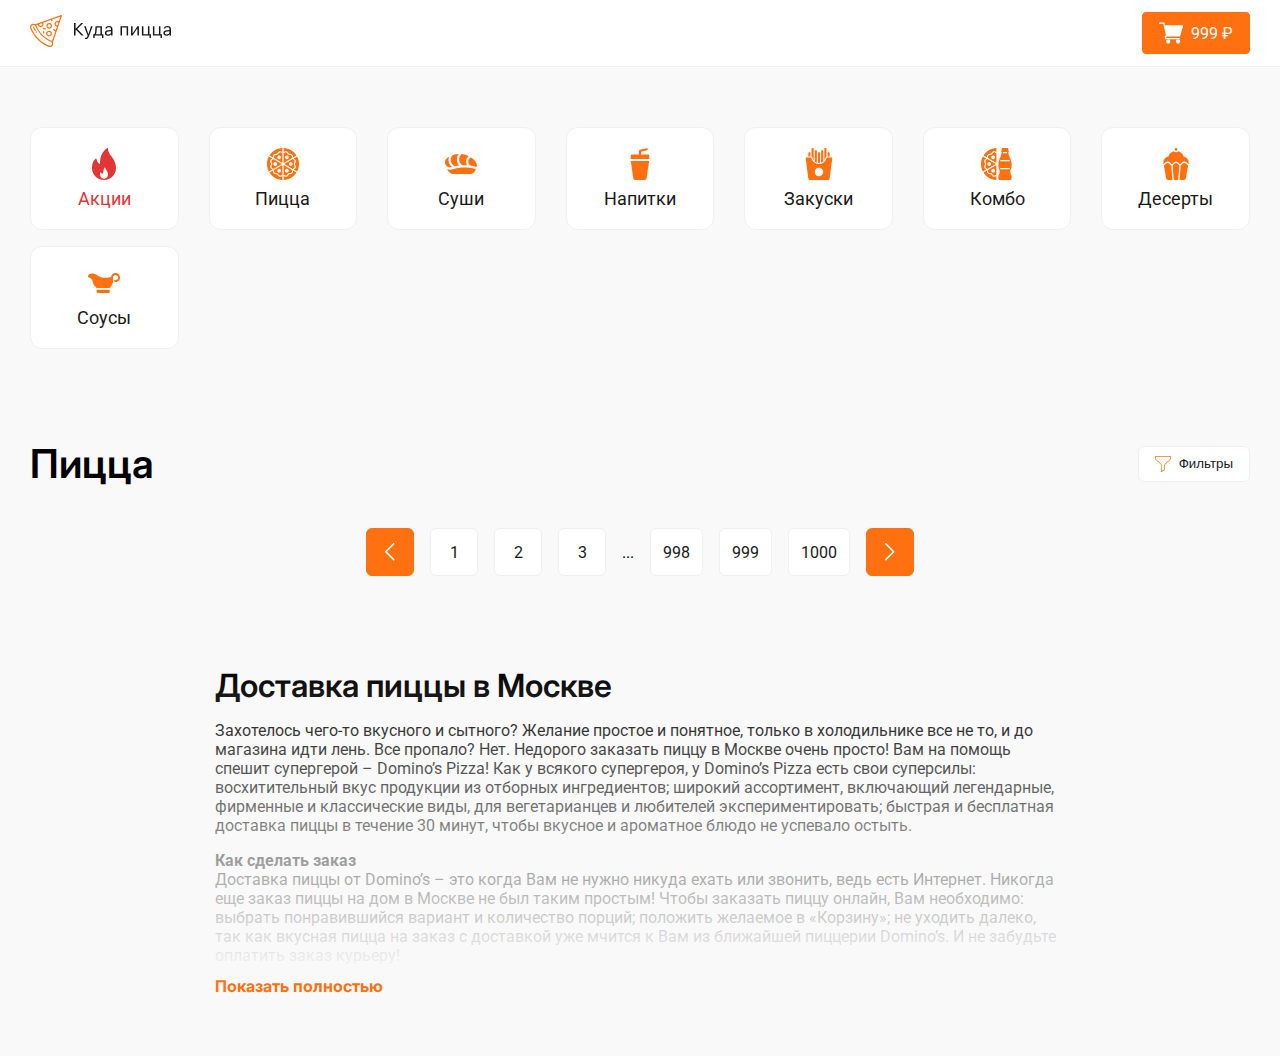
<file: index.html>
<!DOCTYPE html>
<html lang="en">

<head>
    <meta charset="UTF-8">
    <meta name="viewport" content="width=device-width, initial-scale=1.0">
    <title>Kudapizza</title>
    <link rel="stylesheet" href="main.css">
</head>

<body>
    <header class="header">
        <div class="container header__container">
            <a href="index.html" class="header__logo">
                <img src="images/logo.svg" alt="">
            </a>
            <a href="cart.html" class="header__cart-button">
                <svg width="24" height="24">
                    <use xlink:href="images/icons/sprite.svg#icon-cart" />
                </svg>
                999 ₽
            </a>
        </div>
    </header>
    <main>
        <section class="categories">
            <div class="container categories__container">
                <ul class="categories__list">
                    <!-- <li>
                        <a href="#" class="categories__link active">
                            <svg width="24" height="24">
                                <use xlink:href="images/icons/sprite.svg#icon-sale" />
                            </svg>
                            Акции
                        </a>
                    </li> -->
                </ul>
            </div>
        </section>
        <section class="catalog">
            <div class="container catalog__container">
                <div class="catalog__header">
                    <h2 class="catalog__title">Пицца</h2>
                    <button class="catalog__filter">
                        <svg width="16" height="16" viewBox="0 0 16 16" xmlns="http://www.w3.org/2000/svg">
                            <g clip-path="url(#clip0_27964_386)">
                                <path
                                    d="M6.33333 16C6.27667 16 6.22 15.986 6.16933 15.9567C6.06467 15.8973 6 15.7867 6 15.6667V8.932C6 8.646 5.87733 8.374 5.664 8.18467L0.558667 3.64933C0.204 3.33533 0 2.87933 0 2.4V1C0 0.448667 0.448667 0 1 0H15C15.5513 0 16 0.448667 16 1V2.4C16 2.87933 15.796 3.33533 15.4407 3.65L10.336 8.18533C10.1227 8.37467 10 8.64667 10 8.932V13.2887C10 13.6373 9.81467 13.966 9.51467 14.146L6.504 15.952C6.452 15.984 6.39267 16 6.33333 16V16ZM1 0.666667C0.816667 0.666667 0.666667 0.816 0.666667 1V2.4C0.666667 2.68867 0.788667 2.96267 1.00067 3.15L6.10667 7.686C6.462 8.002 6.66667 8.456 6.66667 8.932V15.078L9.172 13.5753C9.27133 13.5153 9.33333 13.4053 9.33333 13.2893V8.93267C9.33333 8.45667 9.538 8.002 9.89333 7.68667L14.9987 3.15133C15.2113 2.96267 15.3333 2.68867 15.3333 2.4V1C15.3333 0.816 15.1833 0.666667 15 0.666667H1Z" />
                            </g>
                            <defs>
                                <clipPath id="clip0_27964_386">
                                    <rect width="16" height="16" fill="white" />
                                </clipPath>
                            </defs>
                        </svg>

                        Фильтры
                    </button>
                </div>
                <div class="pagination">
                    <ul>
                        <li>
                            <a href="#" class="pagination__button pagination__button--active">
                                <svg width="18" height="18">
                                    <use xlink:href="images/icons/sprite.svg#icon-prev" />
                                </svg>
                            </a>
                        </li>
                        <li class="here"></li>
                        <!-- <li>
                            <a href="#" class="pagination__button">1</a>
                        </li>
                        <li>
                            <a href="#" class="pagination__button">2</a>
                        </li>
                        <li>
                            <a href="#" class="pagination__button">3</a>
                        </li>
                        <li>
                            <span>...</span>
                        </li>
                        <li>
                            <a href="#" class="pagination__button">103</a>
                        </li>
                        <li>
                            <a href="#" class="pagination__button">104</a>
                        </li>
                        <li>
                            <a href="#" class="pagination__button">105</a>
                        </li> -->
                        <li>
                            <a href="#" class="pagination__button pagination__button--active">
                                <svg width="18" height="18">
                                    <use xlink:href="images/icons/sprite.svg#icon-next" />
                                </svg>
                            </a>
                        </li>
                    </ul>
                </div>
            </div>
        </section>
        <section class="info">
            <div class="container container--small info__container">
                <div class="info__text">
                    <h2>Доставка пиццы в Москве</h2>
                    <p>Захотелось чего-то вкусного и сытного? Желание простое и понятное, только в холодильнике все не
                        то, и до магазина идти лень. Все пропало? Нет. Недорого заказать пиццу в Москве очень просто!
                        Вам на помощь спешит супергерой – Domino’s Pizza! Как у всякого супергероя, у Domino’s Pizza
                        есть свои суперсилы: восхитительный вкус продукции из отборных ингредиентов; широкий
                        ассортимент, включающий легендарные, фирменные и классические виды, для вегетарианцев и
                        любителей экспериментировать; быстрая и бесплатная доставка пиццы в течение 30 минут, чтобы
                        вкусное и ароматное блюдо не успевало остыть.</p>
                    <h5>Как сделать заказ</h5>
                    <p>Доставка пиццы от Domino’s – это когда Вам не нужно никуда ехать или звонить, ведь есть Интернет.
                        Никогда еще заказ пиццы на дом в Москве не был таким простым! Чтобы заказать пиццу онлайн, Вам
                        необходимо: выбрать понравившийся вариант и количество порций; положить желаемое в «Корзину»; не
                        уходить далеко, так как вкусная пицца на заказ с доставкой уже мчится к Вам из ближайшей
                        пиццерии Domino’s. И не забудьте оплатить заказ курьеру!</p>
                    <p>Захотелось чего-то вкусного и сытного? Желание простое и понятное, только в холодильнике все не
                        то, и до магазина идти лень. Все пропало? Нет. Недорого заказать пиццу в Москве очень просто!
                        Вам на помощь спешит супергерой – Domino’s Pizza! Как у всякого супергероя, у Domino’s Pizza
                        есть свои суперсилы: восхитительный вкус продукции из отборных ингредиентов; широкий
                        ассортимент, включающий легендарные, фирменные и классические виды, для вегетарианцев и
                        любителей экспериментировать; быстрая и бесплатная доставка пиццы в течение 30 минут, чтобы
                        вкусное и ароматное блюдо не успевало остыть.</p>
                    <p>Доставка пиццы от Domino’s – это когда Вам не нужно никуда ехать или звонить, ведь есть Интернет.
                        Никогда еще заказ пиццы на дом в Москве не был таким простым! Чтобы заказать пиццу онлайн, Вам
                        необходимо: выбрать понравившийся вариант и количество порций; положить желаемое в «Корзину»; не
                        уходить далеко, так как вкусная пицца на заказ с доставкой уже мчится к Вам из ближайшей
                        пиццерии Domino’s. И не забудьте оплатить заказ курьеру!</p>
                    <p>Доставка пиццы от Domino’s – это когда Вам не нужно никуда ехать или звонить, ведь есть Интернет.
                        Никогда еще заказ пиццы на дом в Москве не был таким простым! Чтобы заказать пиццу онлайн, Вам
                        необходимо: выбрать понравившийся вариант и количество порций; положить желаемое в «Корзину»; не
                        уходить далеко, так как вкусная пицца на заказ с доставкой уже мчится к Вам из ближайшей
                        пиццерии Domino’s. И не забудьте оплатить заказ курьеру!</p>
                    <p>Захотелось чего-то вкусного и сытного? Желание простое и понятное, только в холодильнике все не
                        то, и до магазина идти лень. Все пропало? Нет. Недорого заказать пиццу в Москве очень просто!
                        Вам на помощь спешит супергерой – Domino’s Pizza! Как у всякого супергероя, у Domino’s Pizza
                        есть свои суперсилы: восхитительный вкус продукции из отборных ингредиентов; широкий
                        ассортимент, включающий легендарные, фирменные и классические виды, для вегетарианцев и
                        любителей экспериментировать; быстрая и бесплатная доставка пиццы в течение 30 минут, чтобы
                        вкусное и ароматное блюдо не успевало остыть.</p>
                </div>
                <button class="info__link" data-hello="Скрыть текст">Показать полностью</button>
            </div>
        </section>
    </main>
    <div class="popup-filter">
        <div class="popup-filter__body">
            <div class="popup-filter__content">
                <div class="popup-filter__header">
                    <h2>Фильтры</h2>
                    <svg class="popup-filter__close" width="24" height="24" viewBox="0 0 24 24" fill="none"
                        xmlns="http://www.w3.org/2000/svg">
                        <g clip-path="url(#clip0_230_22549)">
                            <path fill-rule="evenodd" clip-rule="evenodd"
                                d="M1.33213 0.228557C1.02739 -0.0761858 0.5333 -0.0761858 0.228557 0.228557C-0.0761858 0.533301 -0.0761858 1.02739 0.228557 1.33213L10.8964 12L0.228564 22.6679C-0.0761791 22.9726 -0.0761791 23.4667 0.228564 23.7714C0.533307 24.0762 1.02739 24.0762 1.33214 23.7714L12 13.1036L22.6679 23.7714C22.9726 24.0762 23.4667 24.0762 23.7714 23.7714C24.0762 23.4667 24.0762 22.9726 23.7714 22.6679L13.1036 12L23.7714 1.33213C24.0762 1.02739 24.0762 0.533302 23.7714 0.228559C23.4667 -0.0761838 22.9726 -0.0761838 22.6679 0.228559L12 10.8964L1.33213 0.228557Z"
                                fill="#A5A5A5" />
                        </g>
                        <defs>
                            <clipPath id="clip0_230_22549">
                                <rect width="24" height="24" fill="white" />
                            </clipPath>
                        </defs>
                    </svg>
                </div>
                <div class="popup-filter__groups">
                    <!-- <div class="popup-filter__group">
                        <h4>Общее</h4>
                        <div class="popup-filter__checkbox">
                            <button class="active">Хит</button>
                        </div>
                    </div> -->
                </div>
            </div>
            <div class="popup-filter__buttons">
                <button class="hover">Сбросить</button>
                <button class="active">Применить</button>
            </div>
        </div>
    </div>
    <script src="script.js"></script>
</body>

</html>
</file>
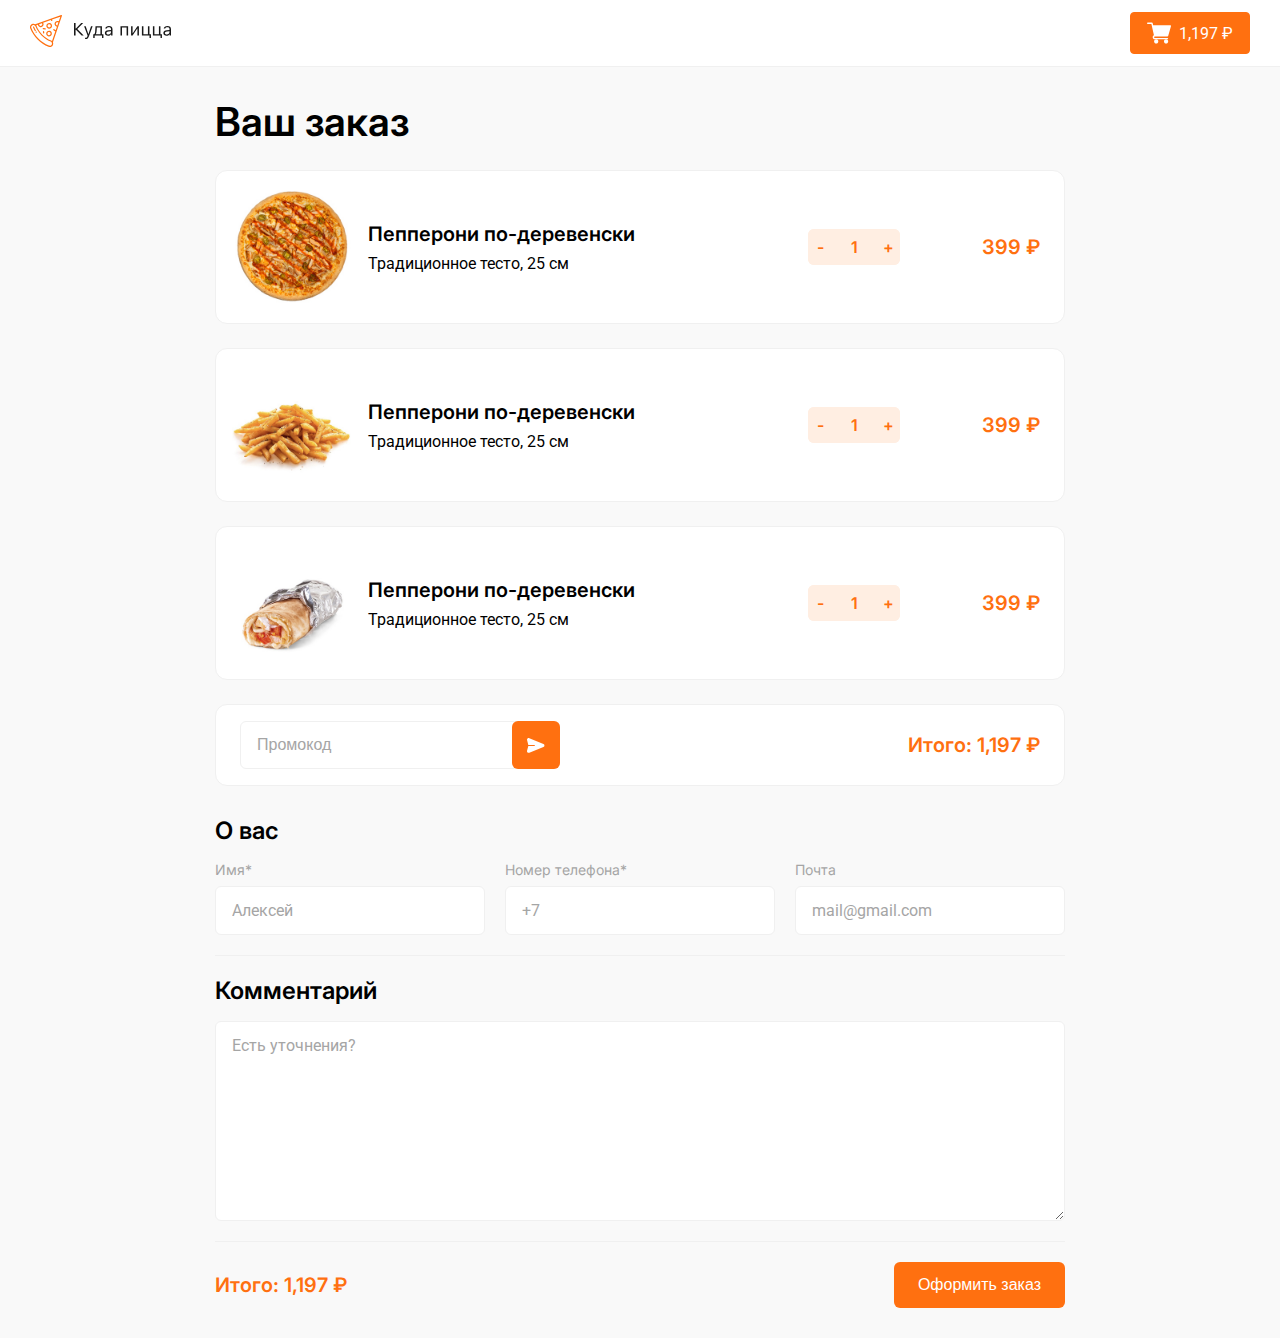
<file: cart.html>
<!DOCTYPE html>
<html lang="en">

<head>
    <meta charset="UTF-8">
    <meta name="viewport" content="width=device-width, initial-scale=1.0">
    <title>Корзина - Kudapizza</title>
    <link rel="stylesheet" href="main.css">
</head>

<body>
    <header class="header">
        <div class="container header__container">
            <a href="index.html" class="header__logo">
                <img src="images/logo.svg" alt="">
            </a>
            <a href="cart.html" class="header__cart-button">
                <svg width="24" height="24">
                    <use xlink:href="images/icons/sprite.svg#icon-cart" />
                </svg>
                <span class="cartTotalHtml">0</span>
            </a>
        </div>
    </header>
    <main>
        <section class="cart">
            <div class="container container--small cart__container">
                <h2 class="cart__title">Ваш заказ</h2>
                <div class="cart__body">
                    <div class="cart__items">
                        <!-- <div class="cart__item">
                            <div class="cart__item-about">
                                <img src="images/product-1.jpg" alt="" class="cart__item-img">
                                <div class="cart__item-info">
                                    <div class="cart__item-name">Пепперони по-деревенски</div>
                                    <div class="cart__item-desc">Традиционное тесто, 23 см</div>
                                </div>
                            </div>
                            <div class="cart__item-numbers">
                                <div class="cart__item-calc">
                                    <button class="cart__item-minus">-</button>
                                    <input type="text" value="1" class="cart__item-quantity">
                                    <button class="cart__item-plus">+</button>
                                </div>
                                <div class="cart__item-sum">399 ₽</div>
                            </div>
                        </div> -->
                    </div>
                    <div class="cart__result">
                        <div class="cart__promocode">
                            <input type="text" name="promocode" placeholder="Промокод">
                            <button class="cart__apply-promocode">
                                <svg width="18" height="15">
                                    <use xlink:href="images/icons/sprite.svg#icon-plane" />
                                </svg>
                            </button>
                        </div>
                        <div class="cart__sum">Итого: <span class="cartTotalHtml">0</span></div>
                    </div>
                </div>
            </div>
        </section>
        <section class="checkout">
            <div class="container container--small checkout__container">
                <div class="checkout__group">
                    <h3 class="checkout__title">О вас</h3>
                    <div class="checkout__inputs">
                        <div class="input-field">
                            <label for="name">Имя*</label>
                            <input type="text" name="name" id="name" required placeholder="Алексей">
                        </div>
                        <div class="input-field">
                            <label for="phone">Номер телефона*</label>
                            <input type="text" name="phone" id="phone" required placeholder="+7">
                        </div>
                        <div class="input-field">
                            <label for="email">Почта</label>
                            <input type="email" name="email" id="email" placeholder="mail@gmail.com">
                        </div>
                    </div>
                </div>
                <div class="checkout__group">
                    <h3 class="checkout__title">Комментарий</h3>
                    <div class="checkout__inputs">
                        <div class="input-field">
                            <textarea name="comment" placeholder="Есть уточнения?"></textarea>
                        </div>
                    </div>
                </div>
                <footer class="checkout__footer">
                    <div class="checkout__total">Итого: <span class="cartTotalHtml">0</span></div>
                    <button class="checkout__button">Оформить заказ</button>
                </footer>
            </div>
        </section>
    </main>
    <script src="script.js"></script>
</body>

</html>
</file>
<file: main.css>
@import url('https://fonts.googleapis.com/css2?family=Inter:ital,opsz,wght@0,14..32,100..900;1,14..32,100..900&family=Roboto:ital,wght@0,100..900;1,100..900&display=swap');

* {
    margin: 0;
    padding: 0;
    box-sizing: border-box;
    /* border: 1px solid red; */
}

:root {
    --hello: #191919;
}

body {
    font-family: 'Roboto', sans-serif;
    color: var(--color);
    background-color: #F9F9F9;
}

.info {
    margin-block: 60px;
}

.info h2 {
    font-family: 'Inter', sans-serif;
    font-size: 32px;
    font-weight: 600;
    margin-bottom: 16px;
}

.info h5 {
    font-size: 16px;
    font-weight: 700;
}

.info p {
    font-size: 16px;
    margin-bottom: 1em;
}

.container {
    width: calc(100% - 30px * 2);
    max-width: 1290px;
    margin: 0 auto;
}

.container--small {
    max-width: 850px;
}

.info__link {
    color: #FF7010;
    background: none;
    border: none;
    font-family: "Inter", sans-serif;
    font-weight: 700;
    font-size: 16px;
    cursor: pointer;
}

.info__text {
    transition: max-height 1s;
    max-height: 310px;
    overflow: hidden;
    position: relative;
}

.info__text--active {
    max-height: 1000px;
}

.info__text::after {
    width: 100%;
    height: 310px;
    opacity: 1;
    background: linear-gradient(180deg, rgba(255, 255, 255, 0) 0%, #F9F9F9 100%);
    content: "";
    position: absolute;
    top: 0;
    left: 0;
    transition: opacity 1s, height 1s;
}

.info__text--active::after {
    opacity: 0;
    height: 1000px;
}

/* Catalog */

.catalog {
    padding: 30px 0;
}

.catalog__container {
    display: flex;
    flex-direction: column;
    gap: 40px;
}

.catalog__header {
    display: flex;
    justify-content: space-between;
    align-items: center;
}

.catalog__title {
    font-family: 'Inter', sans-serif;
    font-size: 40px;
    font-weight: 600;
}

.catalog__filter {
    display: flex;
    gap: 8px;
    align-items: center;
    background-color: #fff;
    border: 1px solid #F0F0F0;
    border-radius: 6px;
    padding: 9px 16px;
    color: var(--hello);
    cursor: pointer;
    transition-duration: .3s;
    transition-property: background-color, color;
}

.catalog__filter svg {
    fill: #ff7010;
    transition: fill .3s;
}

.catalog__filter:hover {
    background-color: #FF7010;
    color: #fff
}

.catalog__filter:hover svg {
    fill: #fff;
}

/* End Catalog */

/* Popup */

.no-scroll {
    overflow: hidden;
}

.popup-filter {
    position: fixed;
    top: 0;
    left: 0;
    width: 100%;
    height: 100%;
    backdrop-filter: blur(10px) brightness(0.6);
    justify-content: end;
    display: none;
    opacity: 0;
    transition: opacity .3s;
}

.popup-filter--show {
    display: flex;
}

.popup-filter--active {
    opacity: 1;
}

.popup-filter__body {
    background-color: white;
    width: 520px;
    height: 100%;
    overflow: auto;
    transform: translateX(520px);
    transition: transform .3s;
    /* right: 0; */
    /* position: absolute; */
}

.popup-filter--active .popup-filter__body {
    transform: translateX(0px);
}

.popup-filter__content {
    padding: 32px 20px 28px;
    display: flex;
    flex-direction: column;
    gap: 20px;
}

.popup-filter__header {
    display: flex;
    justify-content: space-between;
    align-items: center;
}

.popup-filter__header h2 {
    font-family: Inter, Courier, monospace;
    font-size: 32px;
    font-weight: 600;
}

.popup-filter__groups {
    display: flex;
    flex-direction: column;
    gap: 24px;
}

.popup-filter__group {
    display: flex;
    flex-direction: column;
    gap: 12px;
}

.popup-filter__group h4 {
    font-family: 'Roboto', sans-serif;
    font-size: 16px;
    color: #A5A5A5;
    font-weight: 400;
}

.popup-filter__checkbox {
    display: flex;
    flex-wrap: wrap;
    gap: 8px;
}

.popup-filter__checkbox button,
.popup-filter__buttons button
 {
    background-color: #fff;
    color: var(--hello);
    padding: 11px 16px;
    font-size: 14px;
    font-family: 'Inter', sans-serif;
    border: 1px solid #F0F0F0;
    border-radius: 6px;
    cursor: pointer;
    transition-duration: .3s;
    transition-property: background-color, border, color;
}

.popup-filter__checkbox button:hover,
.popup-filter__buttons button:hover,
.popup-filter__buttons button.hover
 {
    color: #FF7010;
    border: 1px solid #FF7010;
}

.popup-filter__checkbox button.active,
.popup-filter__buttons button.active
{
    background-color: #FF7010;
    color: #fff;
    border: 1px solid #FF7010;
}

.popup-filter__buttons {
    display: flex;
    gap: 20px;
    padding: 12px 20px;
    border-top: 1px solid #F0F0F0;
}

.popup-filter__buttons button {
    flex-grow: 1;
}

.popup-filter__close {
    cursor: pointer;
}

/* End Popup */

/* Categories */
.categories {
    margin-block: 60px;
}

.categories__list {
    list-style: none;
    display: grid;
    grid-template-columns: repeat(auto-fill, minmax(135px, 1fr));
    gap: 16px 30px;
    font-size: 18px;
}

.categories__list li {
    flex-basis: 135px;
}

.categories__link {
    background-color: #fff;
    border: 1px solid #F0F0F0;
    border-radius: 12px;
    display: flex;
    flex-direction: column;
    justify-content: center;
    align-items: center;
    gap: 8px;
    padding-block: 20px;
    text-decoration: none;
    color: var(--hello);
    transition: border .3s;
}

.categories__link:hover {
    border-color: #ff7010;
}

.categories__link svg {
    fill: #FF7010;
    width: 32px;
    height: 32px;
}

.categories__link.active {
    color: #E23535;
}

.categories__link.active:hover {
    border-color: #E23535;
}

.categories__link.active svg {
    fill: #E23535;
}

/* End Categories */

/* Pagination */

.pagination {
    display: flex;
    justify-content: center;
}

.pagination ul {
    list-style: none;
    display: flex;
    justify-content: center;
    align-items: center;
    flex-wrap: wrap;
    gap: 16px;
}

.pagination__button {
    border-radius: 6px;
    text-decoration: none;
    color: var(--hello);
    background-color: #fff;
    border: 1px solid #F0F0F0;
    display: flex;
    justify-content: center;
    align-items: center;
    height: 48px;
    min-width: 48px;
    padding-inline: 12px;
    transition-duration: .3s;
    transition-property: background-color, border;
}

.pagination__button:hover {
    border: 1px solid #ff7010;
}

.pagination__button svg {
    fill: #fff;
}

.pagination__button--active {
    background-color: #FF7010;
    color: #fff;
    border: 1px solid #FF7010;
}

.pagination__button--active:hover {
    background-color: #ff7f2a;
}

/* End Pagination */

/* Cart */

.cart {
    margin: 30px 0;
}

.cart__title {
    font-family: 'Inter', sans-serif;
    font-size: 40px;
    font-weight: 600;
}

.cart__container {
    display: flex;
    flex-direction: column;
    gap: 24px;
}

.cart__body, .cart__items {
    display: flex;
    flex-direction: column;
    gap: 24px;
}

.cart__result,
.cart__item {
    background-color: #fff;
    border: 1px solid #F0F0F0;
    border-radius: 12px;
}

.cart__item {
    display: flex;
    justify-content: space-between;
    align-items: center;
    gap: 20px;
    padding: 16px 24px 16px 16px;
}

.cart__item-about {
    flex-grow: 1;
    display: flex;
    gap: 16px;
    align-items: center;
}

.cart__item-img {
    width: 120px;
    height: 120px;
    flex-shrink: 0;
    object-fit: cover;
}

.cart__item-name {
    font-family: 'Inter', sans-serif;
    font-size: 20px;
    font-weight: 600;
}

.cart__item-desc {
    font-size: 16px;
    font-weight: 400;
}

.cart__item-info {
    display: flex;
    flex-direction: column;
    gap: 8px;
}

.cart__item-numbers {
    flex-shrink: 0;
    display: flex;
    align-items: center;
    gap: 40px;
}

.cart__item-calc {
    width: 92px;
    position: relative;
    overflow: hidden;
    border-radius: 6px;
}

.cart__item-quantity {
    width: 100%;
    padding: 8px;
    padding-left: 24px;
    border: none;
    background-color: #FFEEE2;
    text-align: center;
    outline: none;
}

.cart__item-quantity,
.cart__item-minus,
.cart__item-plus {
    color: #ff7010;
    font-size: 16px;
    font-weight: 600;
    font-family: 'Inter', sans-serif;
}

.cart__item-minus,
.cart__item-plus {
    position: absolute;
    outline: none;
    height: 100%;
    width: 24px;
    border: none;
    background: #FFEEE2;
    color: #ff7010;
    cursor: pointer;
    transition: background-color .3s;
}

.cart__item-minus:hover,
.cart__item-plus:hover {
    background-color: #ffe0ca;
}

.cart__item-minus {
    left: 0;
}

.cart__item-plus {
    right: 0;
}

.cart__sum,
.cart__item-sum {
    font-size: 20px;
    font-weight: 600;
    color: #ff7010;
    font-family: 'Inter', sans-serif;
}

.cart__item-sum {
    min-width: 100px;
    text-align: right;
}

.cart__result {
    padding: 16px 24px;
    display: flex;
    justify-content: space-between;
    align-items: center;
    gap: 20px;
}

.cart__promocode {
    width: 100%;
    max-width: 320px;
    position: relative;
}

.cart__promocode input {
    width: 100%;
    font-size: 16px;
    color: var(--hello);
    padding: 14px 16px;
    border: 1px solid #F0F0F0;
    border-radius: 6px;
    outline: none;
}

.cart__promocode input::placeholder {
    color: #A5A5A5;
}

.cart__promocode button {
    width: 48px;
    height: 100%;
    display: flex;
    justify-content: center;
    align-items: center;
    background-color: #FF7010;
    cursor: pointer;
    position: absolute;
    right: 0;
    top: 0;
    border: none;
    border-radius: 6px;
    transition: background-color .3s;
}

.cart__promocode button:hover {
    background-color: #ff7f2a;
}

.cart__promocode button svg {
    fill: #ffffff;
}

@media screen and (max-width: 700px) {
    .cart__item {
        flex-direction: column;
        align-items: start;
    }

    .cart__item-numbers {
        gap: 16px;
    }

    .cart__item-about {
        flex-direction: column;
        align-items: start;
    }

    .cart__result {
        flex-direction: column;
        align-items: end;
    }
}

/* End Cart */

/* Header */

.header {
    background-color: #fff;
    border-bottom: 1px solid #F0F0F0;
    padding: 12px 0;
}

.header__container {
    display: flex;
    justify-content: space-between;
    align-items: center;
}

.header__cart-button {
    background-color: #FF7010;
    border-radius: 4px;
    padding: 8px 16px;
    display: flex;
    gap: 8px;
    align-items: center;
    color: #fff;
    text-decoration: none;
    font-size: 16px;
    border: 1px solid #FF7010;
    transition: background-color .3s, color .3s;
}

.header__cart-button:hover {
    background-color: #fff;
    color: #FF7010;
}

.header__cart-button svg {
    fill: #fff;
    width: 24px;
    height: 24px;
    transition: fill .3s;
}

.header__cart-button:hover svg {
    fill: #FF7010;
}

/* End Header */

/* Checkout */

.checkout {
    margin: 30px 0;
}

.checkout__container {
    display: flex;
    flex-direction: column;
    gap: 20px;
}

.checkout__group {
    border-bottom: 1px solid #F0F0F0;
    padding-bottom: 20px;
    display: flex;
    flex-direction: column;
    gap: 16px;
}

.checkout__inputs {
    display: flex;
    gap: 20px;
    flex-wrap: wrap;
}

.checkout__inputs .input-field {
    flex-grow: 1;
    min-width: 240px;
}

.input-field {
    display: flex;
    flex-direction: column;
    gap: 8px;
}

.input-field label {
    color: #A5A5A5;
    font-size: 14px;
    font-family: 'Inter', sans-serif;
}

.input-field input,
.input-field textarea {
    padding: 14px 16px;
    border: 1px solid #F0F0F0;
    background-color: #fff;
    border-radius: 6px;
    font-size: 16px;
    outline: none;
    font-family: 'Roboto', sans-serif;
    color: var(--hello);
}

.input-field input::placeholder,
.input-field textarea::placeholder {
    color: #A5A5A5;
}

.input-field textarea {
    resize: vertical;
    min-height: 200px;
}

.checkout__title {
    font-family: 'Inter', sans-serif;
    font-size: 24px;
    font-weight: 600;
}

.checkout__footer {
    display: flex;
    justify-content: space-between;
    align-items: center;
    gap: 20px;
}

.checkout__total {
    font-size: 20px;
    font-weight: 600;
    color: #ff7010;
    font-family: 'Inter', sans-serif;
}

.checkout__button {
    padding: 14px 24px;
    background-color: #FF7010;
    color: #fff;
    border: none;
    border-radius: 6px;
    font-size: 16px;
    cursor: pointer;
    transition: background-color .3s;
}

.checkout__button:hover {
    background-color: #ff7f2a;
}

/* End Checkout */
</file>
